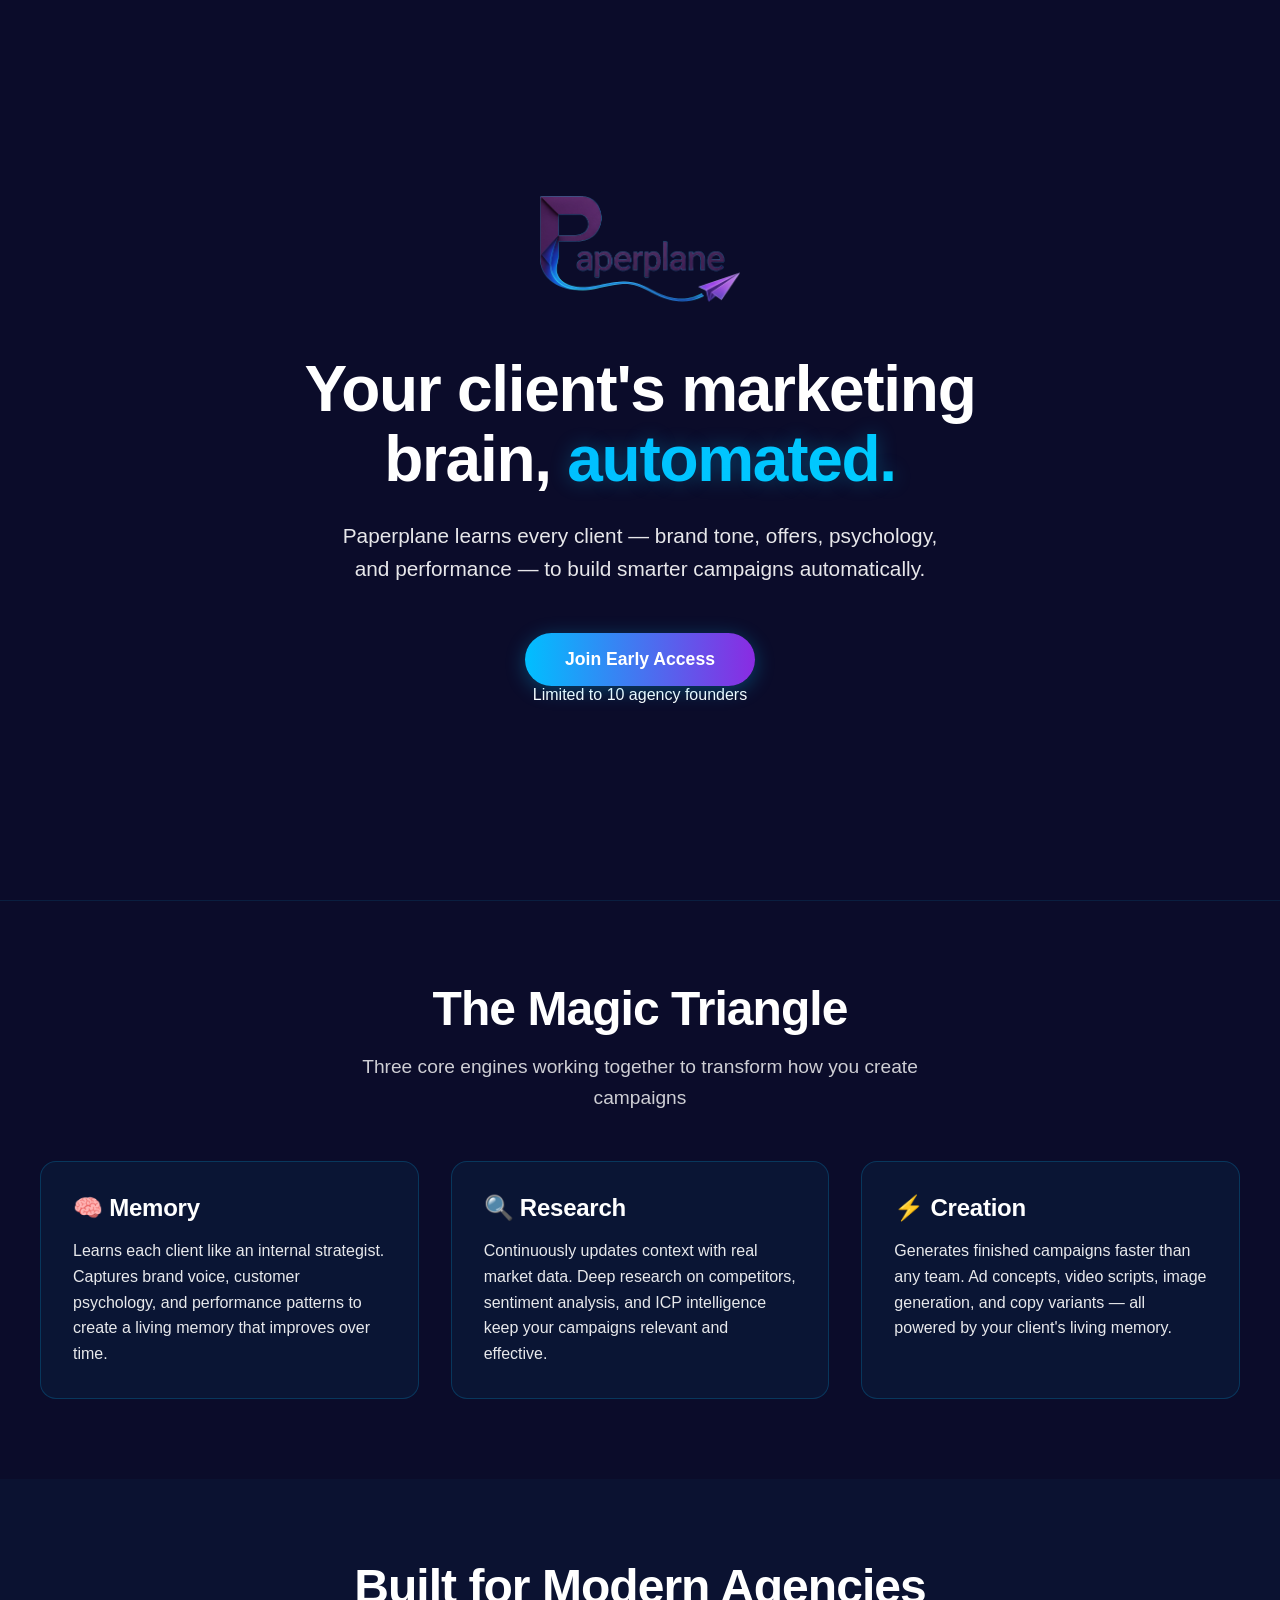
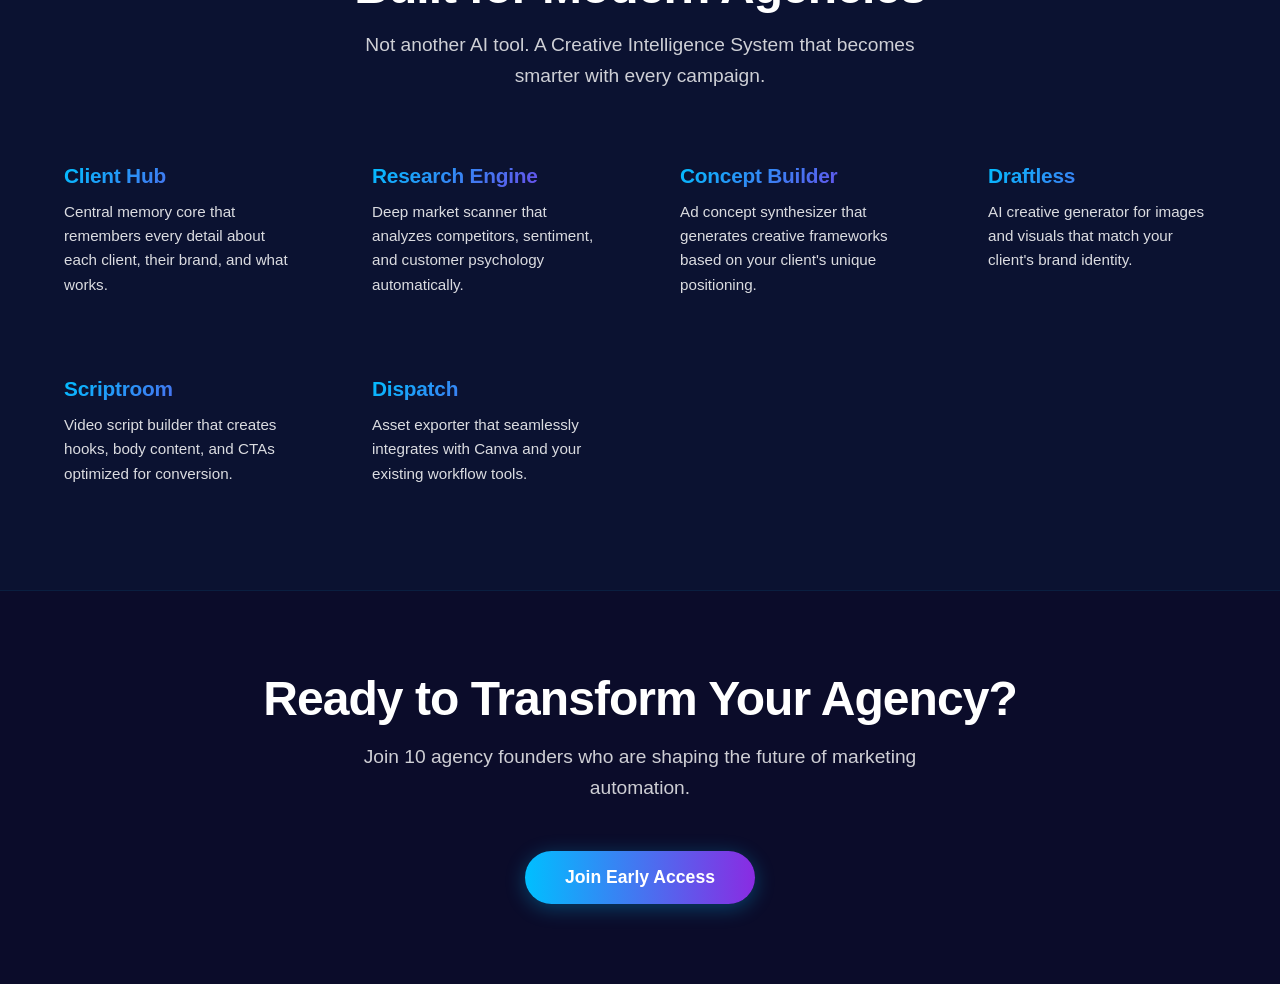
<file: index.html>
<!DOCTYPE html>
<html lang="en">
<head>
    <!-- Google tag (gtag.js) -->
    <script async src="https://www.googletagmanager.com/gtag/js?id=G-PK13B2L7TL"></script>
    <script>
    window.dataLayer = window.dataLayer || [];
    function gtag(){dataLayer.push(arguments);}
    gtag('js', new Date());

    gtag('config', 'G-PK13B2L7TL');
    </script>
    <meta charset="UTF-8">
    <meta name="viewport" content="width=device-width, initial-scale=1.0, maximum-scale=5.0">
    <title>Paperplane - Your client's marketing brain, automated</title>
    
    <!-- Technical SEO -->
    <link rel="canonical" href="https://mypaperplane.io/">
    <meta name="robots" content="index, follow, max-image-preview:large, max-snippet:-1, max-video-preview:-1">
    <meta name="googlebot" content="index, follow">
    <meta name="bingbot" content="index, follow">
    <link rel="icon" type="image/x-icon" href="/favicon.ico">
    <link rel="apple-touch-icon" sizes="180x180" href="/paperplane.png">
    
    <!-- Performance & Preloading -->
    <link rel="preconnect" href="https://fonts.googleapis.com">
    <link rel="preconnect" href="https://fonts.gstatic.com" crossorigin>
    <link rel="preload" href="styles.css" as="style">
    <link rel="preload" href="paperplane.png" as="image">
    
    <!-- Language & Localization -->
    <meta name="language" content="English">
    <meta name="geo.region" content="US">
    <meta name="geo.placename" content="United States">
    <meta name="description" content="Paperplane learns every client — brand tone, offers, psychology, and performance — to build smarter campaigns automatically. Join early access for marketing agencies.">
    <meta name="keywords" content="marketing automation, AI marketing, client management, campaign automation, marketing intelligence, agency tools">
    <meta name="author" content="Paperplane">
    <meta property="og:title" content="Paperplane - Your client's marketing brain, automated">
    <meta property="og:description" content="Paperplane learns every client — brand tone, offers, psychology, and performance — to build smarter campaigns automatically.">
    <meta property="og:type" content="website">
    <meta property="og:url" content="https://mypaperplane.io">
    <meta property="og:image" content="https://mypaperplane.io/paperplane.png">
    <meta name="twitter:card" content="summary_large_image">
    <meta name="twitter:title" content="Paperplane - Your client's marketing brain, automated">
    <meta name="twitter:description" content="Paperplane learns every client — brand tone, offers, psychology, and performance — to build smarter campaigns automatically.">
    <meta name="twitter:image" content="https://mypaperplane.io/paperplane.png">
    
    <!-- Additional SEO Meta Tags -->
    <meta name="theme-color" content="#0b0c2a">
    <meta name="msapplication-TileColor" content="#0b0c2a">
    <meta name="application-name" content="Paperplane">
    <meta name="apple-mobile-web-app-title" content="Paperplane">
    <meta name="apple-mobile-web-app-capable" content="yes">
    <meta name="apple-mobile-web-app-status-bar-style" content="black-translucent">
    
    <!-- Security & Performance -->
    <meta http-equiv="X-UA-Compatible" content="IE=edge">
    <meta name="referrer" content="strict-origin-when-cross-origin">
    
    <link rel="stylesheet" href="styles.css">
    
    <!-- Schema.org structured data -->
    <script type="application/ld+json">
    {
        "@context": "https://schema.org",
        "@graph": [
            {
                "@type": "Organization",
                "@id": "https://mypaperplane.io/#organization",
                "name": "Paperplane",
                "url": "https://mypaperplane.io",
                "logo": {
                    "@type": "ImageObject",
                    "url": "https://mypaperplane.io/paperplane.png",
                    "width": 200,
                    "height": 200
                },
                "description": "Marketing automation platform that learns every client to build smarter campaigns automatically",
                "foundingDate": "2025",
                "contactPoint": {
                    "@type": "ContactPoint",
                    "telephone": "",
                    "contactType": "customer service",
                    "email": "join@mypaperplane.io",
                    "availableLanguage": "English"
                },
                "sameAs": []
            },
            {
                "@type": "SoftwareApplication",
                "@id": "https://mypaperplane.io/#software",
                "name": "Paperplane",
                "applicationCategory": "BusinessApplication",
                "operatingSystem": "Web",
                "description": "Marketing automation platform that learns every client — brand tone, offers, psychology, and performance — to build smarter campaigns automatically",
                "url": "https://mypaperplane.io",
                "publisher": {
                    "@id": "https://mypaperplane.io/#organization"
                },
                "offers": {
                    "@type": "Offer",
                    "price": "0",
                    "priceCurrency": "USD",
                    "availability": "https://schema.org/PreOrder",
                    "description": "Early Access Program"
                },
                "featureList": [
                    "Memory Engine - Living Client Memories",
                    "Deep Research - Market Analysis",
                    "Creative Generation - Multi-Format Campaigns",
                    "Client Hub - Memory Core",
                    "Research Engine - Deep Market Scanner",
                    "Concept Builder - Ad Concept Synthesizer",
                    "Draftless - AI Creative Generator",
                    "Scriptroom - Video Script Builder",
                    "Studio - Design Templates",
                    "Dispatch - Asset Exporter"
                ],
                "screenshot": "https://mypaperplane.io/paperplane.png"
            },
            {
                "@type": "WebPage",
                "@id": "https://mypaperplane.io/#webpage",
                "url": "https://mypaperplane.io",
                "name": "Paperplane - Your client's marketing brain, automated",
                "description": "Paperplane learns every client — brand tone, offers, psychology, and performance — to build smarter campaigns automatically",
                "isPartOf": {
                    "@type": "WebSite",
                    "@id": "https://mypaperplane.io/#website",
                    "url": "https://mypaperplane.io",
                    "name": "Paperplane",
                    "publisher": {
                        "@id": "https://mypaperplane.io/#organization"
                    }
                },
                "about": {
                    "@id": "https://mypaperplane.io/#software"
                },
                "mainEntity": {
                    "@id": "https://mypaperplane.io/#software"
                }
            },
            {
                "@type": "FAQPage",
                "mainEntity": [
                    {
                        "@type": "Question",
                        "name": "What is Paperplane?",
                        "acceptedAnswer": {
                            "@type": "Answer",
                            "text": "Paperplane is a marketing automation platform that learns every client — brand tone, offers, psychology, and performance — to build smarter campaigns automatically."
                        }
                    },
                    {
                        "@type": "Question",
                        "name": "How does Paperplane work?",
                        "acceptedAnswer": {
                            "@type": "Answer",
                            "text": "Paperplane uses a Memory Engine to capture client information, a Research Engine for market analysis, and Creative Generation modules to build multi-format campaigns automatically."
                        }
                    },
                    {
                        "@type": "Question",
                        "name": "Who can use Paperplane?",
                        "acceptedAnswer": {
                            "@type": "Answer",
                            "text": "Paperplane is designed for marketing agencies and professionals who want to automate their client campaigns while maintaining personalized, high-quality results."
                        }
                    },
                    {
                        "@type": "Question",
                        "name": "How do I join early access?",
                        "acceptedAnswer": {
                            "@type": "Answer",
                            "text": "Click the 'Join Early Access' button to send an email to join@mypaperplane.io. We're currently onboarding 10 agency founders for testing and feedback."
                        }
                    }
                ]
            }
        ]
    }
    </script>
</head>
<body>
    <main class="hero" role="main">
        <div class="content">
            <header class="logo-container">
                <img src="paperplane.png" alt="Paperplane - Marketing Automation Platform Logo" class="logo" width="200" height="200">
            </header>
            
            <section class="hero-content">
                <h1 class="headline">
                    Your client's marketing brain, <span class="gradient-text">automated.</span>
                </h1>
                
                <p class="description">
                    Paperplane learns every client — brand tone, offers, psychology, and performance — to build smarter campaigns automatically.
                </p>
                
                <div class="cta-section">
                    <button class="cta-button" onclick="sendEmail()" aria-label="Join Early Access Program">
                        Join Early Access
                    </button>
                    <p class="cta-subtext">Limited to 10 agency founders</p>
                </div>
            </section>
        </div>
    </main>
    
    <section class="features-section">
        <div class="content">
            <h2 class="section-title">The Magic Triangle</h2>
            <p class="section-description">Three core engines working together to transform how you create campaigns</p>
            
            <div class="features-grid">
                <div class="feature-card">
                    <h3 class="feature-title">🧠 Memory</h3>
                    <p class="feature-text">Learns each client like an internal strategist. Captures brand voice, customer psychology, and performance patterns to create a living memory that improves over time.</p>
                </div>
                
                <div class="feature-card">
                    <h3 class="feature-title">🔍 Research</h3>
                    <p class="feature-text">Continuously updates context with real market data. Deep research on competitors, sentiment analysis, and ICP intelligence keep your campaigns relevant and effective.</p>
                </div>
                
                <div class="feature-card">
                    <h3 class="feature-title">⚡ Creation</h3>
                    <p class="feature-text">Generates finished campaigns faster than any team. Ad concepts, video scripts, image generation, and copy variants — all powered by your client's living memory.</p>
                </div>
            </div>
        </div>
    </section>
    
    <section class="platform-section">
        <div class="content">
            <h2 class="section-title">Built for Modern Agencies</h2>
            <p class="section-description">Not another AI tool. A Creative Intelligence System that becomes smarter with every campaign.</p>
            
            <div class="platform-features">
                <div class="platform-feature">
                    <h3 class="platform-feature-title">Client Hub</h3>
                    <p class="platform-feature-text">Central memory core that remembers every detail about each client, their brand, and what works.</p>
                </div>
                
                <div class="platform-feature">
                    <h3 class="platform-feature-title">Research Engine</h3>
                    <p class="platform-feature-text">Deep market scanner that analyzes competitors, sentiment, and customer psychology automatically.</p>
                </div>
                
                <div class="platform-feature">
                    <h3 class="platform-feature-title">Concept Builder</h3>
                    <p class="platform-feature-text">Ad concept synthesizer that generates creative frameworks based on your client's unique positioning.</p>
                </div>
                
                <div class="platform-feature">
                    <h3 class="platform-feature-title">Draftless</h3>
                    <p class="platform-feature-text">AI creative generator for images and visuals that match your client's brand identity.</p>
                </div>
                
                <div class="platform-feature">
                    <h3 class="platform-feature-title">Scriptroom</h3>
                    <p class="platform-feature-text">Video script builder that creates hooks, body content, and CTAs optimized for conversion.</p>
                </div>
                
                <div class="platform-feature">
                    <h3 class="platform-feature-title">Dispatch</h3>
                    <p class="platform-feature-text">Asset exporter that seamlessly integrates with Canva and your existing workflow tools.</p>
                </div>
            </div>
        </div>
    </section>
    
    <section class="cta-section-final">
        <div class="content">
            <h2 class="section-title">Ready to Transform Your Agency?</h2>
            <p class="section-description">Join 10 agency founders who are shaping the future of marketing automation.</p>
            <button class="cta-button" onclick="sendEmail()" aria-label="Join Early Access Program">
                Join Early Access
            </button>
        </div>
    </section>
    
    <script>
        function sendEmail() {
            const subject = encodeURIComponent('Join Early Access - Paperplane');
            const body = encodeURIComponent('Hi,\n\nI would like to join the early access program for Paperplane.\n\nBest regards,');
            const email = 'join@mypaperplane.io';
            
            window.location.href = `mailto:${email}?subject=${subject}&body=${body}`;
        }
    </script>
</body>
</html>
</file>
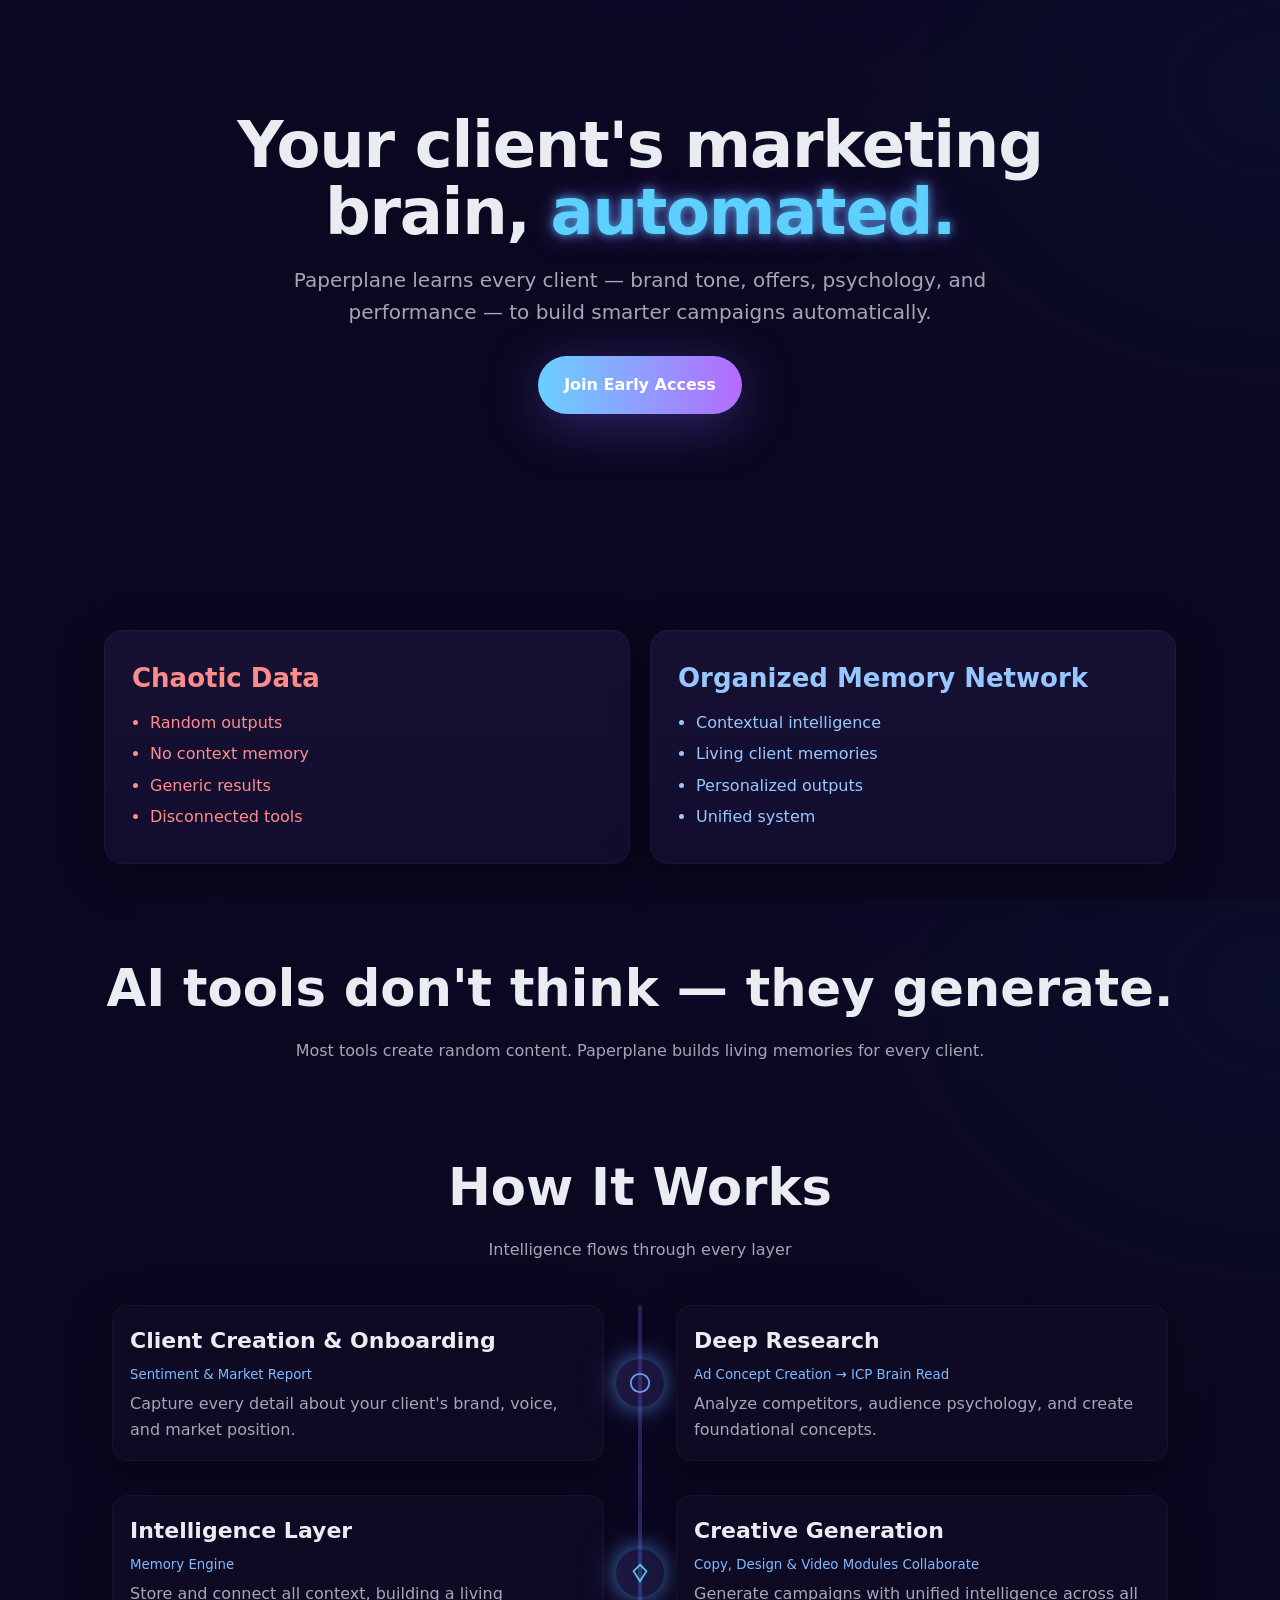
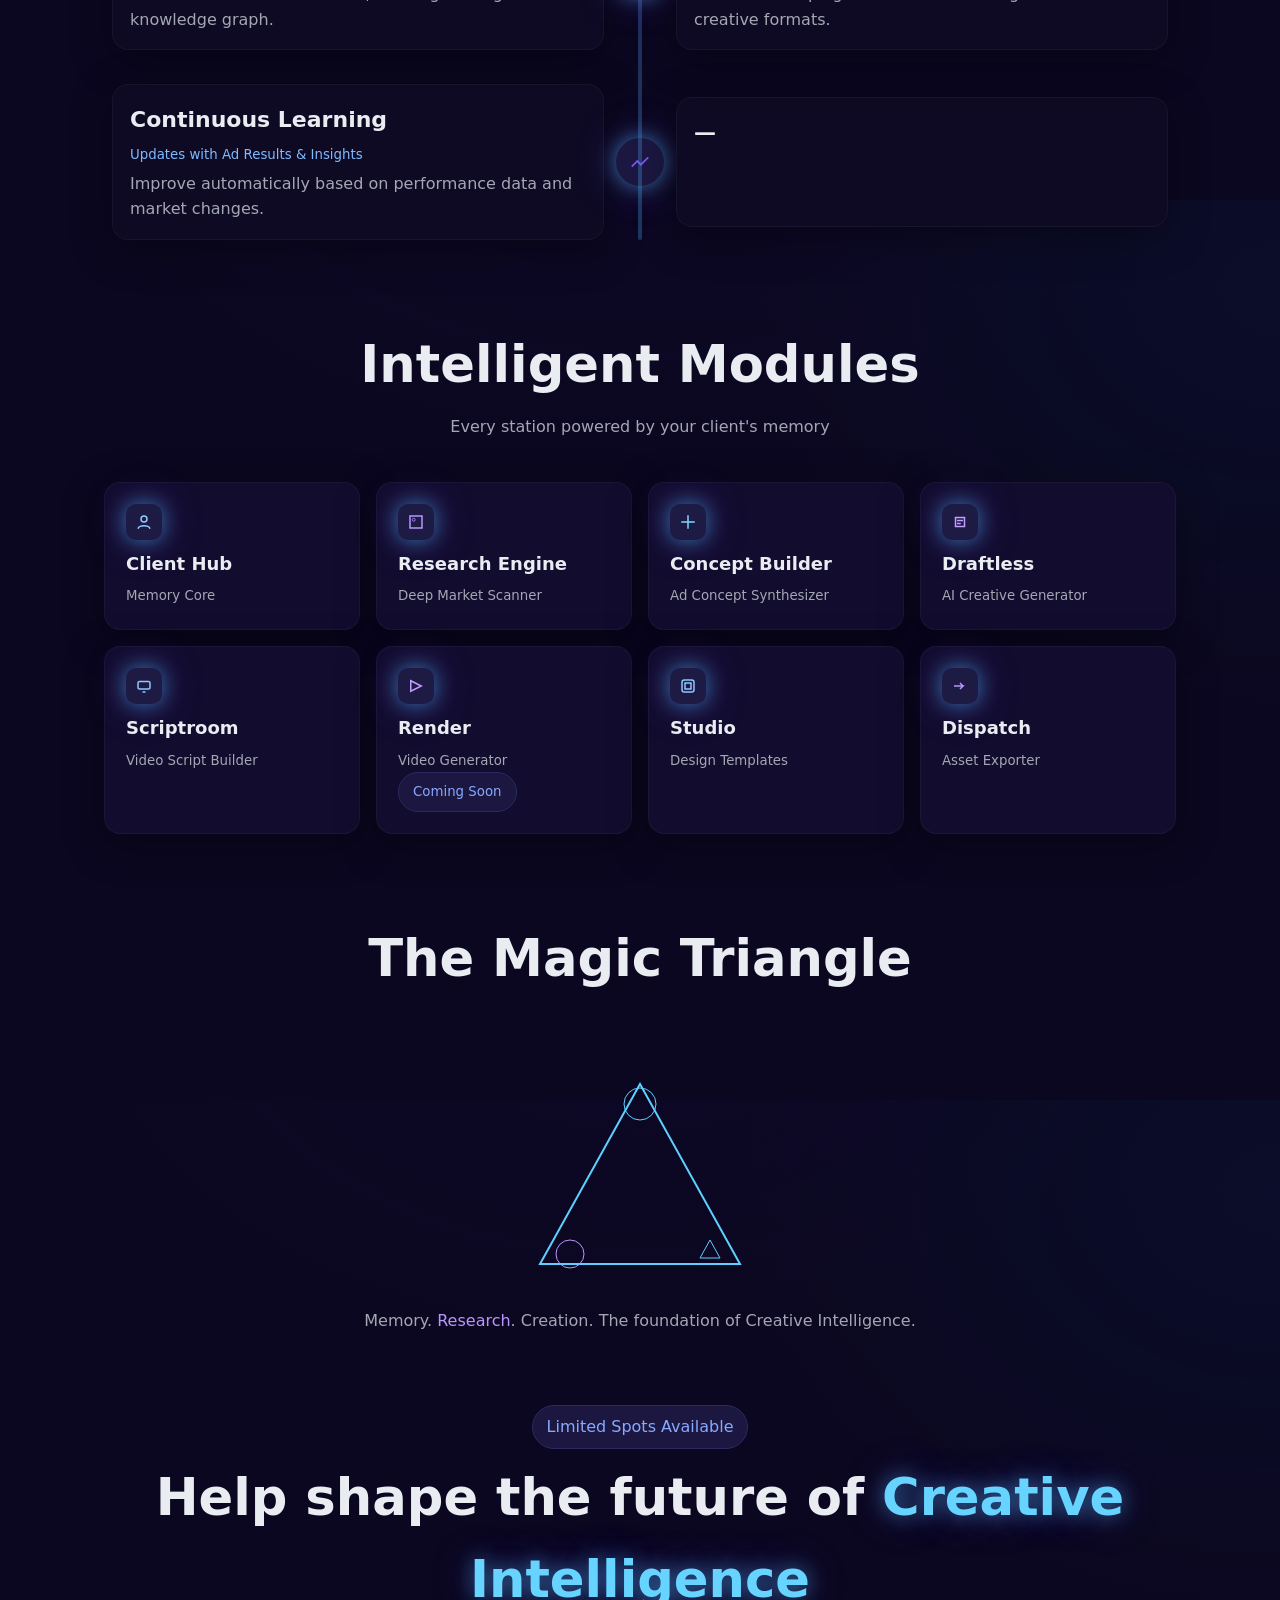
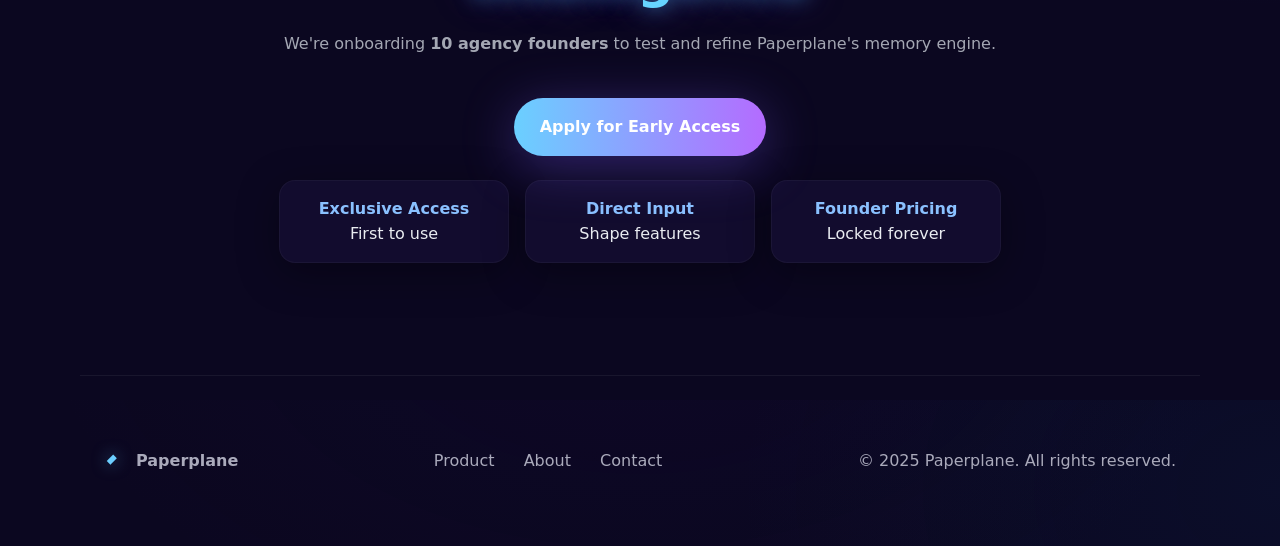
<file: design/paperplane.html>
<!DOCTYPE html>
<html lang="en">
<head>
  <meta charset="UTF-8" />
  <meta name="viewport" content="width=device-width, initial-scale=1" />
  <title>Paperplane — Creative Intelligence</title>
  <style>
    :root{
      --bg:#0b0720;
      --panel:#120c2e;
      --panel-2:#0e0a24;
      --text:#e9ecf1;
      --muted:#a4a7b3;
      --accent:#4bc0ff;
      --accent-2:#7c5cff;
      --cta-grad: linear-gradient(90deg, #6ad0ff, #b46bff);
      --glow: 0 0 20px rgba(75,192,255,.55), 0 0 40px rgba(124,92,255,.35);
      --radius: 18px;
      --card-shadow: 0 10px 40px rgba(0,0,0,.35), inset 0 0 0 1px rgba(255,255,255,.04);
    }
    *{box-sizing:border-box}
    html,body{height:100%}
    body{
      margin:0;
      font-family: ui-sans-serif, system-ui, -apple-system, Segoe UI, Roboto, Helvetica, Arial, "Apple Color Emoji","Segoe UI Emoji";
      color:var(--text);
      background:
        radial-gradient(1000px 600px at 50% -10%, #1b0c4a22 0%, transparent 60%),
        radial-gradient(900px 700px at 100% 10%, #083b6a22 0%, transparent 60%),
        var(--bg);
      line-height:1.6;
    }
    .wrap{max-width:1120px;margin:0 auto;padding:72px 24px}
    .hero{
      padding:112px 0 80px;
      text-align:center;
      position:relative;
      overflow:hidden;
    }
    .hero h1{
      font-size: clamp(36px, 5vw, 76px);
      line-height:1.05;
      margin:0 0 18px;
      font-weight:800;
      letter-spacing:-0.02em;
    }
    .hero .glow{
      color:#5ed0ff;
      text-shadow: 0 0 10px rgba(94,208,255,.75), 0 0 24px rgba(124,92,255,.55);
    }
    .hero p{
      margin:0 auto 28px;
      max-width:820px;
      color:var(--muted);
      font-size: clamp(16px, 2.2vw, 20px);
    }
    .cta{
      display:inline-block;
      padding:16px 26px;
      border-radius:999px;
      background: var(--cta-grad);
      color:white;
      font-weight:700;
      text-decoration:none;
      filter: drop-shadow(0 10px 26px rgba(124,92,255,.35));
    }

    /* Split cards */
    .split{display:grid;grid-template-columns:1fr;gap:20px;margin:64px 0}
    @media (min-width:900px){.split{grid-template-columns:1fr 1fr}}
    .card{
      background: linear-gradient(180deg, rgba(255,255,255,.02), rgba(255,255,255,.0)) , var(--panel);
      border-radius: var(--radius);
      padding:28px;
      box-shadow: var(--card-shadow);
    }
    .card h3{margin:0 0 10px;font-size:26px}
    .card ul{margin:10px 0 0 18px;padding:0}
    .card li{margin:6px 0}
    .good h3,.good li{color:#98c7ff}
    .bad h3,.bad li{color:#ff8c8c}
    .section-title{
      font-size: clamp(28px, 4vw, 52px);
      text-align:center;
      margin:84px 0 8px;
      font-weight:800;
    }
    .section-sub{color:var(--muted);text-align:center;margin:0 0 42px}

    /* Timeline */
    .timeline{position:relative;margin:24px 0 64px}
    .timeline::before{
      content:"";position:absolute;left:calc(50% - 2px);top:0;bottom:0;width:4px;
      background: linear-gradient(#7c5cff44, #4bc0ff44);
      border-radius:999px;
    }
    .step{
      display:grid;grid-template-columns:1fr;gap:12px;align-items:center;margin:34px 0;padding:0 8px;
    }
    .step .left,.step .right{padding:18px;border-radius:16px;background:var(--panel-2);box-shadow:var(--card-shadow)}
    .step h4{margin:0 0 6px;font-size:22px}
    .step small{display:block;color:#7fbaff;margin-bottom:6px}
    .step p{margin:0;color:var(--muted)}
    @media (min-width:920px){
      .step{grid-template-columns:1fr 48px 1fr}
      .step .dot{width:48px;height:48px;margin:0 auto;border-radius:999px;background:#1b1740;display:grid;place-items:center;box-shadow:var(--glow)}
      .step .dot svg{opacity:.9}
    }

    /* Modules grid */
    .grid{display:grid;grid-template-columns:1fr;gap:16px}
    @media (min-width:720px){.grid{grid-template-columns:repeat(2,1fr)}}
    @media (min-width:1040px){.grid{grid-template-columns:repeat(4,1fr)}}
    .tile{background:var(--panel);border-radius:16px;padding:22px;box-shadow:var(--card-shadow);min-height:120px}
    .tile h5{margin:6px 0 4px;font-size:18px}
    .tile small{color:var(--muted)}
    .tile .icon{width:36px;height:36px;border-radius:10px;background:#1d1a44;display:grid;place-items:center;margin-bottom:10px;box-shadow:var(--glow)}

    /* Magic Triangle */
    .triangle{display:grid;place-items:center;margin:64px 0 24px}
    .pill{display:inline-block;padding:8px 14px;border-radius:999px;background:#1b1740;color:#88a9ff;border:1px solid #2a2a5e}

    /* CTA band */
    .cta-band{margin:72px 0 40px;text-align:center}
    .cta-band h2{font-size: clamp(28px, 4vw, 54px);margin:8px 0 10px}
    .cta-band .glow{color:#66d4ff;text-shadow:var(--glow)}
    .pill-row{display:flex;gap:16px;justify-content:center;flex-wrap:wrap;margin-top:24px}
    .pill-row .perk{background:var(--panel);padding:16px 18px;border-radius:16px;box-shadow:var(--card-shadow);min-width:230px}
    .perk b{display:block;color:#8ac1ff}

    footer{border-top:1px solid rgba(255,255,255,.06);padding:38px 0;color:#aab}
    footer .fwrap{display:flex;align-items:center;justify-content:space-between;gap:20px;flex-wrap:wrap}
    footer nav a{color:#aab;margin:0 12px;text-decoration:none}
    .brand{display:flex;align-items:center;gap:10px;font-weight:800}
    .brand svg{filter: drop-shadow(0 0 8px rgba(100,200,255,.6))}
  </style>
</head>
<body>

  <!-- HERO -->
  <header class="hero wrap">
    <h1>Your client's marketing<br/>brain, <span class="glow">automated.</span></h1>
    <p>Paperplane learns every client — brand tone, offers, psychology, and performance — to build smarter campaigns automatically.</p>
    <a class="cta" href="#apply">Join Early Access</a>
  </header>

  <main class="wrap">
    <!-- Contrast cards -->
    <section class="split">
      <article class="card bad">
        <h3>Chaotic Data</h3>
        <ul>
          <li>Random outputs</li>
          <li>No context memory</li>
          <li>Generic results</li>
          <li>Disconnected tools</li>
        </ul>
      </article>
      <article class="card good">
        <h3>Organized Memory Network</h3>
        <ul>
          <li>Contextual intelligence</li>
          <li>Living client memories</li>
          <li>Personalized outputs</li>
          <li>Unified system</li>
        </ul>
      </article>
    </section>

    <h2 class="section-title">AI tools don't think — <span class="glow">they generate.</span></h2>
    <p class="section-sub">Most tools create random content. Paperplane builds living memories for every client.</p>

    <!-- How it works -->
    <h2 class="section-title">How It Works</h2>
    <p class="section-sub">Intelligence flows through every layer</p>

    <section class="timeline">
      <div class="step">
        <div class="left">
          <h4>Client Creation &amp; Onboarding</h4>
          <small>Sentiment &amp; Market Report</small>
          <p>Capture every detail about your client's brand, voice, and market position.</p>
        </div>
        <div class="dot">
          <svg width="22" height="22" viewBox="0 0 24 24" fill="none">
            <circle cx="12" cy="12" r="10" stroke="#74a6ff" stroke-width="2"/>
          </svg>
        </div>
        <div class="right">
          <h4>Deep Research</h4>
          <small>Ad Concept Creation → ICP Brain Read</small>
          <p>Analyze competitors, audience psychology, and create foundational concepts.</p>
        </div>
      </div>

      <div class="step">
        <div class="left">
          <h4>Intelligence Layer</h4>
          <small>Memory Engine</small>
          <p>Store and connect all context, building a living knowledge graph.</p>
        </div>
        <div class="dot">
          <svg width="22" height="22" viewBox="0 0 24 24" fill="none">
            <path d="M12 3l7 7-7 11-7-11 7-7z" stroke="#5ed0ff" stroke-width="2" fill="none"/>
          </svg>
        </div>
        <div class="right">
          <h4>Creative Generation</h4>
          <small>Copy, Design &amp; Video Modules Collaborate</small>
          <p>Generate campaigns with unified intelligence across all creative formats.</p>
        </div>
      </div>

      <div class="step">
        <div class="left">
          <h4>Continuous Learning</h4>
          <small>Updates with Ad Results &amp; Insights</small>
          <p>Improve automatically based on performance data and market changes.</p>
        </div>
        <div class="dot">
          <svg width="22" height="22" viewBox="0 0 24 24" fill="none">
            <path d="M3 17l6-6 4 4 8-8" stroke="#7c5cff" stroke-width="2" fill="none"/>
          </svg>
        </div>
        <div class="right">
          <h4>—</h4>
          <small>&nbsp;</small>
          <p>&nbsp;</p>
        </div>
      </div>
    </section>

    <!-- Modules -->
    <h2 class="section-title">Intelligent <span class="glow">Modules</span></h2>
    <p class="section-sub">Every station powered by your client's memory</p>
    <section class="grid">
      <div class="tile">
        <div class="icon"><svg width="18" height="18" viewBox="0 0 24 24" fill="none"><circle cx="12" cy="8" r="4" stroke="#8ec8ff" stroke-width="2"/><path d="M4 21c1-4 7-4 8-4s7 0 8 4" stroke="#8ec8ff" stroke-width="2"/></svg></div>
        <h5>Client Hub</h5>
        <small>Memory Core</small>
      </div>
      <div class="tile">
        <div class="icon"><svg width="18" height="18" viewBox="0 0 24 24" fill="none"><path d="M4 4h16v16H4z" stroke="#b996ff" stroke-width="2"/><circle cx="9" cy="9" r="2" stroke="#b996ff"/></svg></div>
        <h5>Research Engine</h5>
        <small>Deep Market Scanner</small>
      </div>
      <div class="tile">
        <div class="icon"><svg width="18" height="18" viewBox="0 0 24 24" fill="none"><path d="M12 3v18M3 12h18" stroke="#81d6ff" stroke-width="2"/></svg></div>
        <h5>Concept Builder</h5>
        <small>Ad Concept Synthesizer</small>
      </div>
      <div class="tile">
        <div class="icon"><svg width="18" height="18" viewBox="0 0 24 24" fill="none"><path d="M6 6h12v12H6z" stroke="#c59cff" stroke-width="2"/><path d="M8 10h8M8 14h5" stroke="#c59cff" stroke-width="2"/></svg></div>
        <h5>Draftless</h5>
        <small>AI Creative Generator</small>
      </div>
      <div class="tile">
        <div class="icon"><svg width="18" height="18" viewBox="0 0 24 24" fill="none"><rect x="4" y="6" width="16" height="10" rx="2" stroke="#8ec8ff" stroke-width="2"/><path d="M10 20h4" stroke="#8ec8ff" stroke-width="2"/></svg></div>
        <h5>Scriptroom</h5>
        <small>Video Script Builder</small>
      </div>
      <div class="tile">
        <div class="icon"><svg width="18" height="18" viewBox="0 0 24 24" fill="none"><path d="M5 5l14 7-14 7z" stroke="#c59cff" stroke-width="2"/></svg></div>
        <h5>Render</h5>
        <small>Video Generator <span class="pill">Coming Soon</span></small>
      </div>
      <div class="tile">
        <div class="icon"><svg width="18" height="18" viewBox="0 0 24 24" fill="none"><rect x="4" y="4" width="16" height="16" rx="3" stroke="#8ec8ff" stroke-width="2"/><path d="M8 8h8v8H8z" stroke="#8ec8ff" stroke-width="2"/></svg></div>
        <h5>Studio</h5>
        <small>Design Templates</small>
      </div>
      <div class="tile">
        <div class="icon"><svg width="18" height="18" viewBox="0 0 24 24" fill="none"><path d="M4 12h12l-4 4M16 12l-4-4" stroke="#b996ff" stroke-width="2"/></svg></div>
        <h5>Dispatch</h5>
        <small>Asset Exporter</small>
      </div>
    </section>

    <!-- Magic Triangle -->
    <h2 class="section-title">The Magic Triangle</h2>
    <div class="triangle">
      <svg width="240" height="220" viewBox="0 0 240 220" fill="none">
        <path d="M120 20 L20 200 L220 200 Z" stroke="#5ed0ff" stroke-width="2" fill="none"/>
        <circle cx="120" cy="40" r="16" stroke="#5ed0ff" fill="none"/>
        <circle cx="50" cy="190" r="14" stroke="#b996ff" fill="none"/>
        <path d="M190 176 l10 18 h-20 z" stroke="#5ed0ff" fill="none"/>
      </svg>
    </div>
    <p class="section-sub"><span class="glow">Memory</span>. <span style="color:#b996ff">Research</span>. <span class="glow">Creation</span>. The foundation of Creative Intelligence.</p>

    <!-- CTA band -->
    <section id="apply" class="cta-band">
      <span class="pill">Limited Spots Available</span>
      <h2>Help shape the future of <span class="glow">Creative Intelligence</span></h2>
      <p class="section-sub">We're onboarding <b>10 agency founders</b> to test and refine Paperplane's memory engine.</p>
      <a class="cta" href="#">Apply for Early Access</a>

      <div class="pill-row">
        <div class="perk"><b>Exclusive Access</b>First to use</div>
        <div class="perk"><b>Direct Input</b>Shape features</div>
        <div class="perk"><b>Founder Pricing</b>Locked forever</div>
      </div>
    </section>
  </main>

  <footer class="wrap">
    <div class="fwrap">
      <div class="brand">
        <svg width="22" height="22" viewBox="0 0 24 24" fill="none" aria-hidden="true">
          <path d="M3 12l7-7 4 4L7 16l-4-4z" fill="url(#g)"/>
          <defs>
            <linearGradient id="g" x1="0" y1="0" x2="24" y2="24">
              <stop offset="0" stop-color="#6ad0ff"/><stop offset="1" stop-color="#b46bff"/>
            </linearGradient>
          </defs>
        </svg>
        Paperplane
      </div>
      <nav>
        <a href="#">Product</a>
        <a href="#">About</a>
        <a href="#">Contact</a>
      </nav>
      <div>© 2025 Paperplane. All rights reserved.</div>
    </div>
  </footer>
</body>
</html>
</file>
<file: styles.css>
/* Reset and base styles */
* {
    margin: 0;
    padding: 0;
    box-sizing: border-box;
}

body {
    font-family: -apple-system, BlinkMacSystemFont, 'Segoe UI', Roboto, Oxygen, Ubuntu, Cantarell, sans-serif;
    background: #0b0c2a;
    color: white;
    min-height: 100vh;
    overflow-x: hidden;
}

@keyframes gradientShift {
    0% {
        background-position: 0% 50%;
    }
    50% {
        background-position: 100% 50%;
    }
    100% {
        background-position: 0% 50%;
    }
}

/* Hero section */
.hero {
    position: relative;
    min-height: 100vh;
    display: flex;
    align-items: center;
    justify-content: center;
    padding: 2rem;
}



/* Content container */
.content {
    position: relative;
    z-index: 2;
    text-align: center;
    max-width: 800px;
    width: 100%;
}

/* Logo container */
.logo-container {
    margin: 0 auto 3rem;
    text-align: center;
}

.logo {
    max-width: 200px;
    height: auto;
    transition: all 0.3s ease;
}

.logo:hover {
    transform: scale(1.05);
}

/* Headline */
.headline {
    font-size: clamp(2.5rem, 5vw, 4rem);
    font-weight: 700;
    line-height: 1.1;
    margin-bottom: 1.5rem;
    letter-spacing: -0.02em;
}

.gradient-text {
    background: linear-gradient(135deg, #00BFFF, #00CFFF);
    -webkit-background-clip: text;
    -webkit-text-fill-color: transparent;
    background-clip: text;
    text-shadow: 0 0 20px rgba(0, 191, 255, 0.3);
}

/* Description */
.description {
    font-size: clamp(1.1rem, 2.5vw, 1.3rem);
    line-height: 1.6;
    margin-bottom: 3rem;
    opacity: 0.9;
    max-width: 600px;
    margin-left: auto;
    margin-right: auto;
}

/* Call to action button */
.cta-button {
    background: linear-gradient(90deg, #00BFFF, #8A2BE2);
    border: none;
    padding: 1rem 2.5rem;
    font-size: 1.1rem;
    font-weight: 600;
    color: white;
    border-radius: 50px;
    cursor: pointer;
    transition: all 0.3s ease;
    box-shadow: 0 4px 20px rgba(0, 191, 255, 0.3);
    position: relative;
    overflow: hidden;
}

.cta-button:hover {
    transform: translateY(-2px);
    box-shadow: 0 8px 30px rgba(0, 191, 255, 0.4);
}

.cta-button:active {
    transform: translateY(0);
}

/* Responsive design */
@media (max-width: 768px) {
    .hero {
        padding: 1rem;
    }
    
    .logo {
        max-width: 150px;
    }
    
    .logo-container {
        margin-bottom: 2rem;
    }
    
    .headline {
        margin-bottom: 1rem;
    }
    
    .description {
        margin-bottom: 2rem;
    }
    
    .cta-button {
        padding: 0.875rem 2rem;
        font-size: 1rem;
    }
}

@media (max-width: 480px) {
    .logo {
        max-width: 120px;
    }
    
    .logo-container {
        margin-bottom: 1.5rem;
    }
}

/* Features section */
.features-section {
    padding: 5rem 2rem;
    background: #0b0c2a;
    border-top: 1px solid rgba(0, 191, 255, 0.1);
}

.features-section .content {
    max-width: 1200px;
    margin: 0 auto;
}

.section-title {
    font-size: clamp(2rem, 4vw, 3rem);
    font-weight: 700;
    margin-bottom: 1rem;
    letter-spacing: -0.02em;
    text-align: center;
}

.section-description {
    font-size: clamp(1rem, 2vw, 1.2rem);
    line-height: 1.6;
    opacity: 0.8;
    margin-bottom: 3rem;
    max-width: 600px;
    margin-left: auto;
    margin-right: auto;
    text-align: center;
}

.features-grid {
    display: grid;
    grid-template-columns: repeat(auto-fit, minmax(280px, 1fr));
    gap: 2rem;
    margin-top: 3rem;
    width: 100%;
}

.feature-card {
    background: rgba(0, 191, 255, 0.05);
    border: 1px solid rgba(0, 191, 255, 0.2);
    border-radius: 16px;
    padding: 2rem;
    text-align: left;
    transition: all 0.3s ease;
}

.feature-card:hover {
    transform: translateY(-4px);
    border-color: rgba(0, 191, 255, 0.4);
    box-shadow: 0 8px 30px rgba(0, 191, 255, 0.2);
}

.feature-title {
    font-size: 1.5rem;
    font-weight: 600;
    margin-bottom: 1rem;
    letter-spacing: -0.01em;
}

.feature-text {
    font-size: 1rem;
    line-height: 1.6;
    opacity: 0.9;
}

/* Platform section */
.platform-section {
    padding: 5rem 2rem;
    background: rgba(0, 191, 255, 0.03);
}

.platform-section .content {
    max-width: 1200px;
    margin: 0 auto;
}

.platform-features {
    display: grid;
    grid-template-columns: repeat(auto-fit, minmax(250px, 1fr));
    gap: 2rem;
    margin-top: 3rem;
    width: 100%;
}

.platform-feature {
    text-align: left;
    padding: 1.5rem;
}

.platform-feature-title {
    font-size: 1.3rem;
    font-weight: 600;
    margin-bottom: 0.75rem;
    letter-spacing: -0.01em;
    background: linear-gradient(135deg, #00BFFF, #8A2BE2);
    -webkit-background-clip: text;
    -webkit-text-fill-color: transparent;
    background-clip: text;
}

.platform-feature-text {
    font-size: 0.95rem;
    line-height: 1.6;
    opacity: 0.85;
}

/* Final CTA section */
.cta-section-final {
    padding: 5rem 2rem;
    background: #0b0c2a;
    border-top: 1px solid rgba(0, 191, 255, 0.1);
}

.cta-section-final .content {
    max-width: 800px;
    margin: 0 auto;
}

/* Responsive adjustments for new sections */
@media (max-width: 768px) {
    .features-section,
    .platform-section,
    .cta-section-final {
        padding: 3rem 1.5rem;
    }
    
    .features-grid {
        grid-template-columns: 1fr;
        gap: 1.5rem;
    }
    
    .platform-features {
        grid-template-columns: 1fr;
        gap: 1.5rem;
    }
    
    .feature-card {
        padding: 1.5rem;
    }
}
</file>
